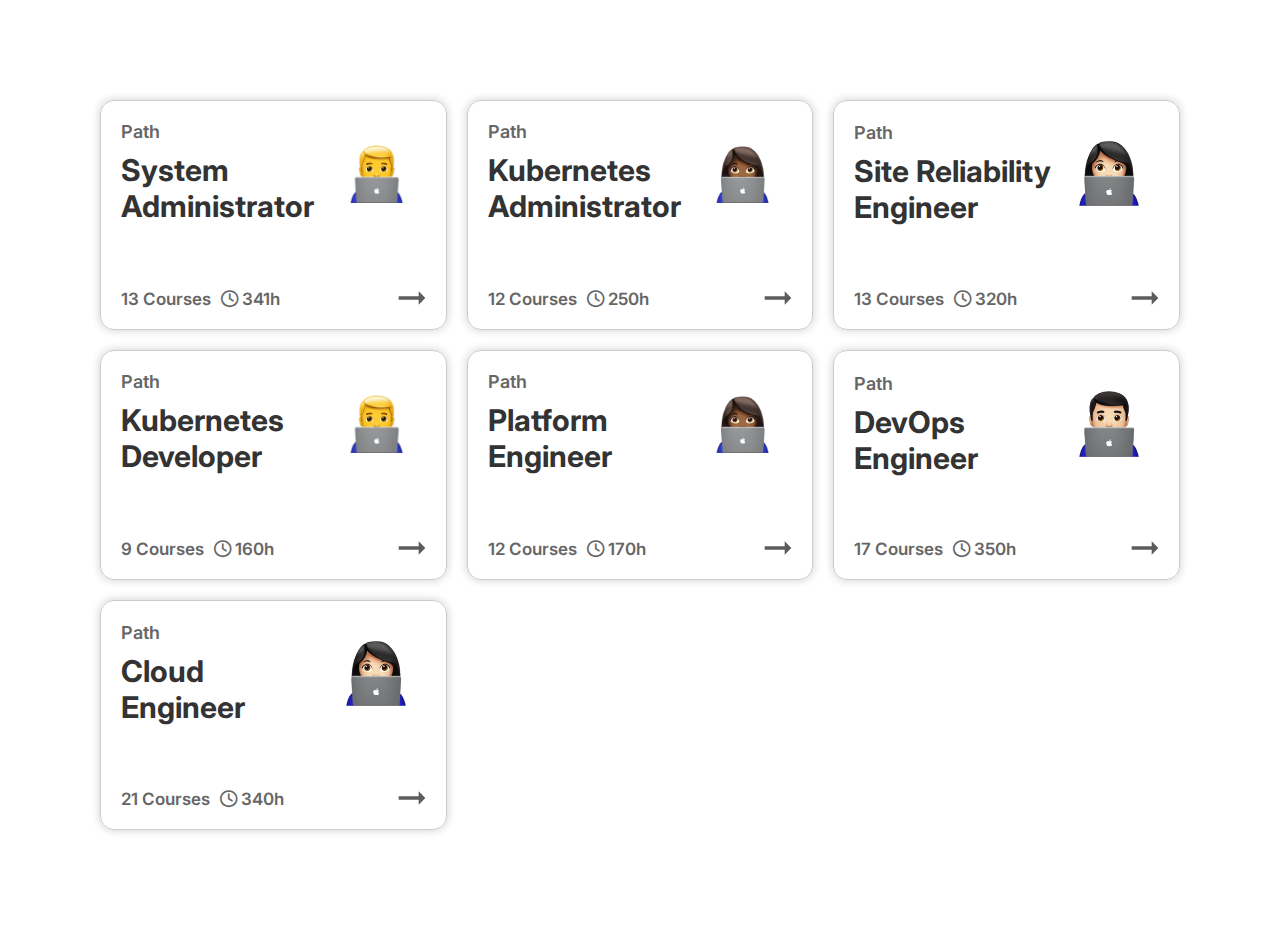
<file: index.html>
<!DOCTYPE html>
<html lang="en">

<head>
    <meta charset="UTF-8">
    <meta name="viewport" content="width=device-width, initial-scale=1.0">
    <meta http-equiv="X-UA-Compatible" content="ie=edge">
    <link rel="stylesheet" href="https://cdnjs.cloudflare.com/ajax/libs/font-awesome/6.7.2/css/all.min.css"
        integrity="sha512-Evv84Mr4kqVGRNSgIGL/F/aIDqQb7xQ2vcrdIwxfjThSH8CSR7PBEakCr51Ck+w+/U6swU2Im1vVX0SVk9ABhg=="
        crossorigin="anonymous" referrerpolicy="no-referrer" />
    <link rel="stylesheet" href="/Css/main.css">
    <title>Learning paths | KodeKloud</title>
</head>

<body>
    <div class="container">
        <div class="grid">
            <a href="card-page.html" class="grid-item">
                <div class="item-content">
                    <div class="item-title">
                        <p>Path</p>
                        <h3>System Administrator</h3>
                    </div>
                    <div class="item-image">
                        <img src="Media/emoji_1.webp" alt="Path">
                    </div>
                </div>
                <div class="item-about">
                    <div class="item-description">
                        <p>13 Courses</p>
                        <p><i class="fa-regular fa-clock"></i> 341h</p>
                    </div>
                    <div class="item-path">
                        <svg xmlns="http://www.w3.org/2000/svg" width="28" height="14" viewBox="0 0 28 14" fill="none">
                            <path
                                d="M20.6827 5.3335H0.666016V8.66683H20.6827V13.6668L27.3327 7.00016L20.6827 0.333496V5.3335Z"
                                fill="black" fill-opacity="0.64" />
                        </svg>
                    </div>
                </div>
            </a>

            <!-- Item-2 -->

            <a href="card-page.html" class="grid-item">
                <div class="item-content">
                    <div class="item-title">
                        <p>Path</p>
                        <h3>Kubernetes Administrator</h3>
                    </div>
                    <div class="item-image">
                        <img src="Media/emoji_2.webp" alt="Path">
                    </div>
                </div>
                <div class="item-about">
                    <div class="item-description">
                        <p>12 Courses</p>
                        <p><i class="fa-regular fa-clock"></i> 250h</p>
                    </div>
                    <div class="item-path">
                        <svg xmlns="http://www.w3.org/2000/svg" width="28" height="14" viewBox="0 0 28 14" fill="none">
                            <path
                                d="M20.6827 5.3335H0.666016V8.66683H20.6827V13.6668L27.3327 7.00016L20.6827 0.333496V5.3335Z"
                                fill="black" fill-opacity="0.64" />
                        </svg>
                    </div>
                </div>
            </a>

            <!-- Item-3 -->

            <a href="card-page.html" class="grid-item">
                <div class="item-content">
                    <div class="item-title">
                        <p>Path</p>
                        <h3>Site Reliability Engineer</h3>
                    </div>
                    <div class="item-image">
                        <img src="Media/emoji_3.webp" alt="Path">
                    </div>
                </div>
                <div class="item-about">
                    <div class="item-description">
                        <p>13 Courses</p>
                        <p><i class="fa-regular fa-clock"></i> 320h</p>
                    </div>
                    <div class="item-path">
                        <svg xmlns="http://www.w3.org/2000/svg" width="28" height="14" viewBox="0 0 28 14" fill="none">
                            <path
                                d="M20.6827 5.3335H0.666016V8.66683H20.6827V13.6668L27.3327 7.00016L20.6827 0.333496V5.3335Z"
                                fill="black" fill-opacity="0.64" />
                        </svg>
                    </div>
                </div>
            </a>

            <!-- Item-4 -->

            <a href="card-page.html" class="grid-item">
                <div class="item-content">
                    <div class="item-title">
                        <p>Path</p>
                        <h3>Kubernetes Developer</h3>
                    </div>
                    <div class="item-image">
                        <img src="Media/emoji_1.webp" alt="Path">
                    </div>
                </div>
                <div class="item-about">
                    <div class="item-description">
                        <p>9 Courses</p>
                        <p><i class="fa-regular fa-clock"></i> 160h</p>
                    </div>
                    <div class="item-path">
                        <svg xmlns="http://www.w3.org/2000/svg" width="28" height="14" viewBox="0 0 28 14" fill="none">
                            <path
                                d="M20.6827 5.3335H0.666016V8.66683H20.6827V13.6668L27.3327 7.00016L20.6827 0.333496V5.3335Z"
                                fill="black" fill-opacity="0.64" />
                        </svg>
                    </div>
                </div>
            </a>

            <!-- Item-5 -->

            <a href="card-page.html" class="grid-item">
                <div class="item-content">
                    <div class="item-title">
                        <p>Path</p>
                        <h3>Platform Engineer</h3>
                    </div>
                    <div class="item-image">
                        <img src="Media/emoji_2.webp" alt="Path">
                    </div>
                </div>
                <div class="item-about">
                    <div class="item-description">
                        <p>12 Courses</p>
                        <p><i class="fa-regular fa-clock"></i> 170h</p>
                    </div>
                    <div class="item-path">
                        <svg xmlns="http://www.w3.org/2000/svg" width="28" height="14" viewBox="0 0 28 14" fill="none">
                            <path
                                d="M20.6827 5.3335H0.666016V8.66683H20.6827V13.6668L27.3327 7.00016L20.6827 0.333496V5.3335Z"
                                fill="black" fill-opacity="0.64" />
                        </svg>
                    </div>
                </div>
            </a>

            <!-- Item-6 -->

            <a href="card-page.html" class="grid-item">
                <div class="item-content">
                    <div class="item-title">
                        <p>Path</p>
                        <h3>DevOps Engineer</h3>
                    </div>
                    <div class="item-image">
                        <img src="Media/emoji_4.webp" alt="Path">
                    </div>
                </div>
                <div class="item-about">
                    <div class="item-description">
                        <p>17 Courses</p>
                        <p><i class="fa-regular fa-clock"></i> 350h</p>
                    </div>
                    <div class="item-path">
                        <svg xmlns="http://www.w3.org/2000/svg" width="28" height="14" viewBox="0 0 28 14" fill="none">
                            <path
                                d="M20.6827 5.3335H0.666016V8.66683H20.6827V13.6668L27.3327 7.00016L20.6827 0.333496V5.3335Z"
                                fill="black" fill-opacity="0.64" />
                        </svg>
                    </div>
                </div>
            </a>

            <!-- Item-7 -->

            <a href="card-page.html" class="grid-item">
                <div class="item-content">
                    <div class="item-title">
                        <p>Path</p>
                        <h3>Cloud Engineer</h3>
                    </div>
                    <div class="item-image">
                        <img src="Media/emoji_3.webp" alt="Path">
                    </div>
                </div>
                <div class="item-about">
                    <div class="item-description">
                        <p>21 Courses</p>
                        <p><i class="fa-regular fa-clock"></i> 340h</p>
                    </div>
                    <div class="item-path">
                        <svg xmlns="http://www.w3.org/2000/svg" width="28" height="14" viewBox="0 0 28 14" fill="none">
                            <path
                                d="M20.6827 5.3335H0.666016V8.66683H20.6827V13.6668L27.3327 7.00016L20.6827 0.333496V5.3335Z"
                                fill="black" fill-opacity="0.64" />
                        </svg>
                    </div>
                </div>
            </a>
        </div>
    </div>
</body>

</html>
</file>
<file: Css/main.css>
@import url('https://fonts.googleapis.com/css2?family=Inter:ital,opsz,wght@0,14..32,100..900;1,14..32,100..900&display=swap');

*,
::after,
::before {
    margin: 0;
    padding: 0;
    box-sizing: border-box;
}

body {
    font-family: 'Inter', sans-serif;
}

a{
    text-decoration: none;
    color: inherit;
}

img{
    width: 60px;
    max-width: 60px;
}

.container {
    padding: 100px;
    max-width: 1600px;
    margin: 0 auto;
    width: 100%;
    display: flex;
    justify-content: center;
    align-items: center;
}

.grid {
    display: grid;
    grid-template-columns: repeat(auto-fit, minmax(300px, 1fr));
    gap: 20px;
    width: 100%;
    /* max-width: 1200px;
    margin: 0 auto; */
}

.grid-item {
    display: flex;
    flex-direction: column;
    justify-content: space-between;
    border: 1px solid #ccc;
    border-radius: 14px;
    min-height: 230px;
    box-shadow: 0px 0px 10px 0px rgba(0, 0, 0, 0.2);
}

.item-content {
    padding: 20px;
    display: flex;
    align-items: center;
    justify-content: space-between;
}

.item-title {
    display: flex;
    flex-direction: column;
    gap: 10px;
}

.item-title p {
    font-size: 18px;
    font-weight: 600;
    color: #666;
}

.item-title h3 {
    font-size: 30px;
    font-weight: 700;
    color: #333;
}

.item-image {
    display: flex;
    justify-content: center;
    align-items: center;
    padding: 20px;
}

.item-about {
    display: flex;
    align-items: center;
    justify-content: space-between;
    padding: 20px;
}

.item-description {
    display: flex;
    gap: 10px;
    font-size: 17px;
    font-weight: 600;
    color: #666;
}

@media screen and (max-width: 576px) {
    .container {
        padding: 20px;
    }
}
</file>
